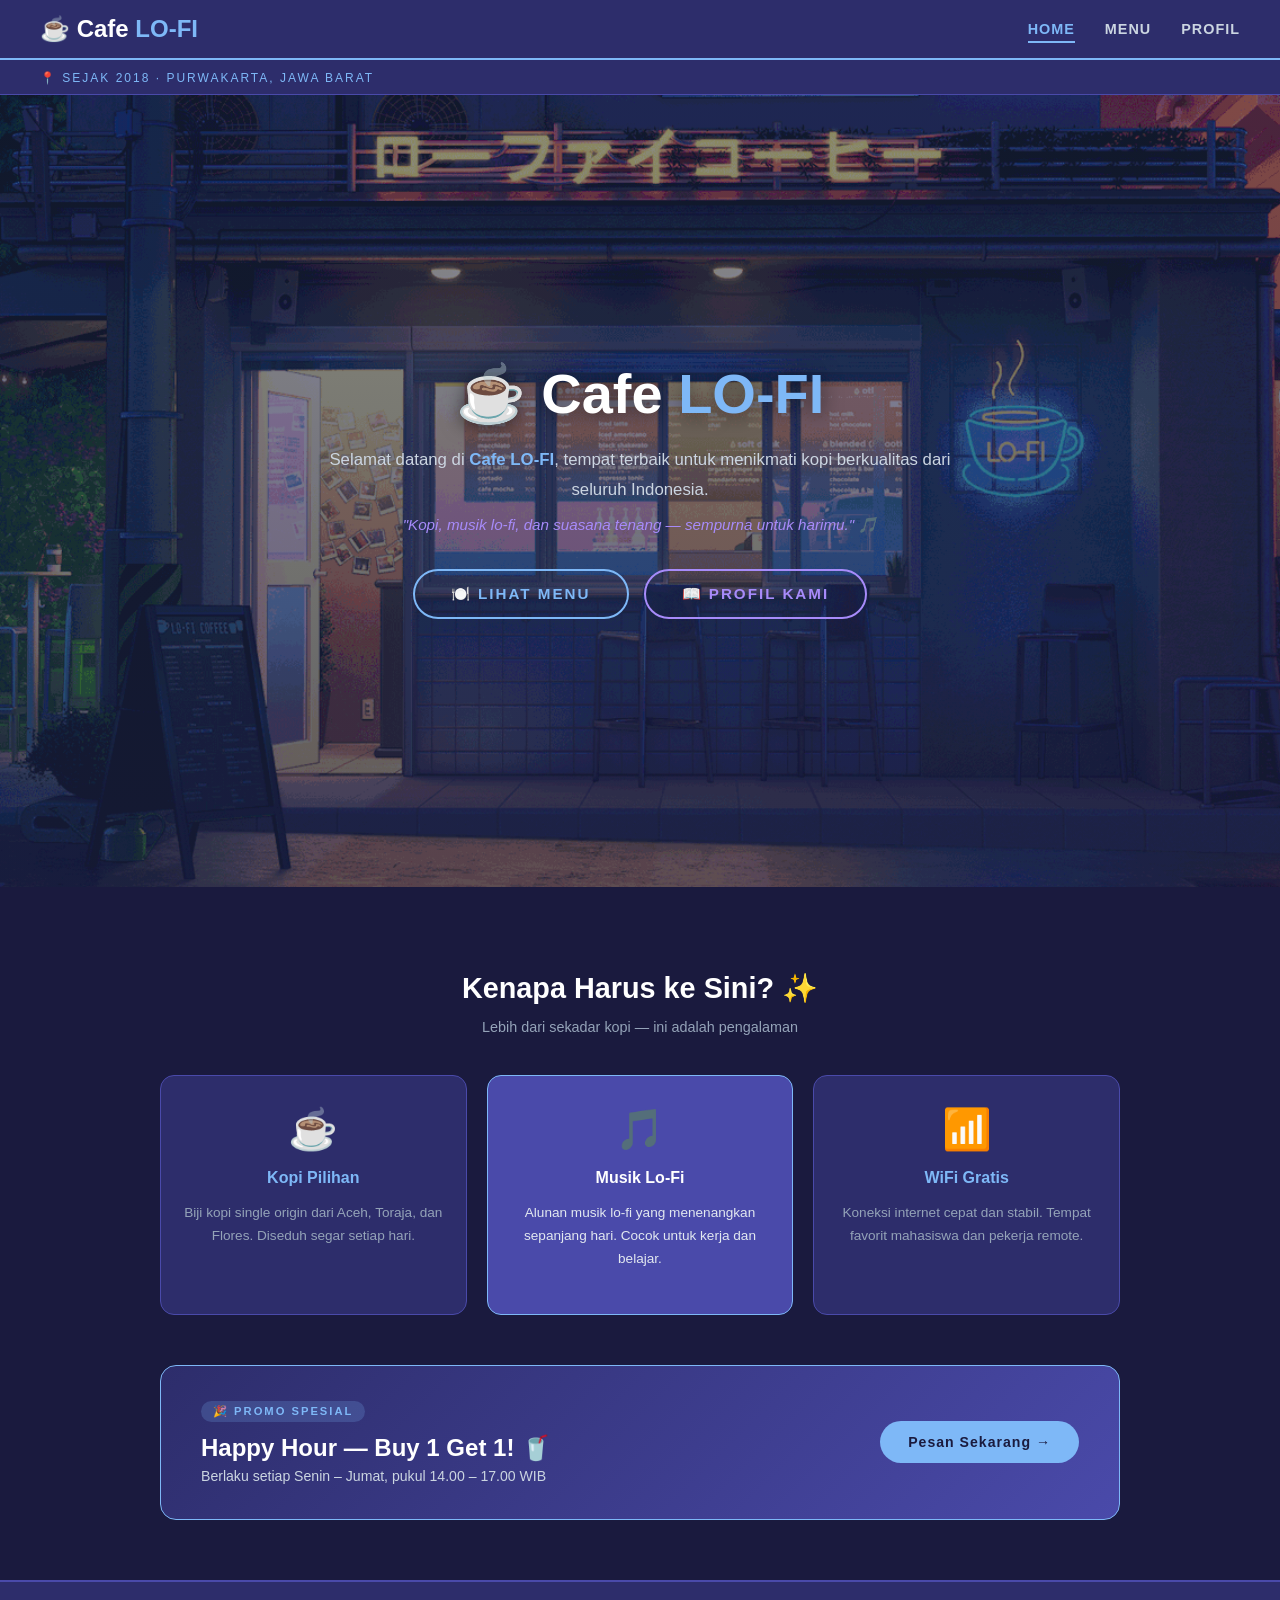
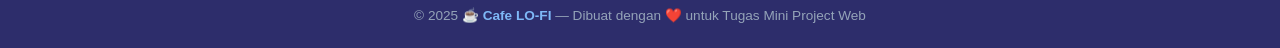
<file: index.html>
<!DOCTYPE html>
<html lang="id">

<head>
  <meta charset="UTF-8" />
  <meta name="viewport" content="width=device-width, initial-scale=1.0" />
  <title>Cafe LO-FI — Home</title>
</head>

<body style="margin:0; padding:0; font-family:'Segoe UI', Tahoma, sans-serif; background-color:#1a1a3e; color:#ffffff;">
  <nav
    style="background-color:#2d2d6b; padding:15px 40px; display:flex; justify-content:space-between; align-items:center; border-bottom:2px solid #7eb8f7; position:sticky; top:0; z-index:100;">
    <a href="index.html" style="font-size:1.5rem; font-weight:bold; color:#ffffff; text-decoration:none;">
      ☕ Cafe <span style="color:#7eb8f7;">LO-FI</span>
    </a>
    <ul style="list-style:none; display:flex; gap:30px; margin:0; padding:0;">
      <li>
        <a href="index.html"
          style="color:#7eb8f7; text-decoration:none; font-weight:bold; font-size:0.9rem; letter-spacing:1px; text-transform:uppercase; border-bottom:2px solid #7eb8f7; padding-bottom:4px;">
          HOME
        </a>
      </li>
      <li>
        <a href="menu.html" onmouseover="this.style.color='#7eb8f7'; this.style.borderColor='#7eb8f7';"
          onmouseout="this.style.color='#cbd5e1'; this.style.borderColor='transparent';"
          style="color:#cbd5e1; text-decoration:none; font-weight:bold; font-size:0.9rem; letter-spacing:1px; text-transform:uppercase; border-bottom:2px solid transparent; padding-bottom:4px; transition:color 0.3s;">
          MENU
        </a>
      </li>
      <li>
        <a href="profil.html" onmouseover="this.style.color='#7eb8f7'; this.style.borderColor='#7eb8f7';"
          onmouseout="this.style.color='#cbd5e1'; this.style.borderColor='transparent';"
          style="color:#cbd5e1; text-decoration:none; font-weight:bold; font-size:0.9rem; letter-spacing:1px; text-transform:uppercase; border-bottom:2px solid transparent; padding-bottom:4px; transition:color 0.3s;">
          PROFIL
        </a>
      </li>
    </ul>
  </nav>
  <div style="background-color:#2d2d6b; padding:8px 40px; border-bottom:1px solid #4a4aaa;">
    <span style="font-size:0.75rem; letter-spacing:2px; color:#7eb8f7; text-transform:uppercase;">
      📍 Sejak 2018 · Purwakarta, Jawa Barat
    </span>
  </div>
  <div
    style="position:relative; min-height:88vh; display:flex; align-items:center; justify-content:center; overflow:hidden;">
    <img src="download.gif" alt="Background Cafe Lo-Fi"
      style="position:absolute; top:0; left:0; width:100%; height:100%; object-fit:cover;" />
    <div
      style="position:absolute; top:0; left:0; width:100%; height:100%; background:linear-gradient(180deg, rgba(26,26,62,0.5) 0%, rgba(26,26,62,0.7) 100%);">
    </div>
    <div style="position:relative; text-align:center; padding:40px 20px; max-width:650px;">
      <h1
        style="font-size:3.5rem; font-weight:900; color:#ffffff; margin:0 0 20px 0; text-shadow:0 2px 20px rgba(0,0,0,0.6); line-height:1.1;">
        ☕ Cafe <span style="color:#7eb8f7;">LO-FI</span>
      </h1>
      <p style="font-size:1.05rem; color:#cbd5e1; line-height:1.8; margin:0 0 10px 0;">
        Selamat datang di <span style="color:#7eb8f7; font-weight:bold;">Cafe LO-FI</span>,
        tempat terbaik untuk menikmati kopi berkualitas dari seluruh Indonesia.
      </p>
      <p style="font-size:0.95rem; color:#a78bfa; font-style:italic; margin:0 0 35px 0;">
        "Kopi, musik lo-fi, dan suasana tenang — sempurna untuk harimu." 🎵
      </p>
      <div style="display:flex; gap:15px; justify-content:center; flex-wrap:wrap;">
        <a href="menu.html"
          onmouseover="this.style.background='#7eb8f7'; this.style.color='#1a1a3e'; this.style.transform='translateY(-3px)';"
          onmouseout="this.style.background='transparent'; this.style.color='#7eb8f7'; this.style.transform='translateY(0)';"
          style="display:inline-block; padding:14px 36px; background:transparent; color:#7eb8f7; font-size:0.95rem; font-weight:bold; letter-spacing:2px; text-transform:uppercase; text-decoration:none; border:2px solid #7eb8f7; border-radius:40px; transition:all 0.3s ease;">
          🍽️ Lihat Menu
        </a>
        <a href="profil.html"
          onmouseover="this.style.background='#a78bfa'; this.style.color='#1a1a3e'; this.style.transform='translateY(-3px)';"
          onmouseout="this.style.background='transparent'; this.style.color='#a78bfa'; this.style.transform='translateY(0)';"
          style="display:inline-block; padding:14px 36px; background:transparent; color:#a78bfa; font-size:0.95rem; font-weight:bold; letter-spacing:2px; text-transform:uppercase; text-decoration:none; border:2px solid #a78bfa; border-radius:40px; transition:all 0.3s ease;">
          📖 Profil Kami
        </a>
      </div>
    </div>
  </div>
  <div style="max-width:960px; margin:0 auto; padding:60px 25px;">
    <h2 style="font-size:1.8rem; text-align:center; color:#ffffff; margin-bottom:8px;">
      Kenapa Harus ke Sini? ✨
    </h2>
    <p style="text-align:center; color:#94a3b8; font-size:0.9rem; margin-bottom:40px;">
      Lebih dari sekadar kopi — ini adalah pengalaman
    </p>
    <div style="display:grid; grid-template-columns:repeat(3, 1fr); gap:20px; margin-bottom:50px;">
      <div
        style="background:#2d2d6b; border-radius:14px; padding:30px 20px; text-align:center; border:1px solid #4a4aaa;">
        <div style="font-size:2.5rem; margin-bottom:12px;">☕</div>
        <h3 style="color:#7eb8f7; font-size:1rem; margin-bottom:10px;">Kopi Pilihan</h3>
        <p style="color:#94a3b8; font-size:0.85rem; line-height:1.7;">
          Biji kopi single origin dari Aceh, Toraja, dan Flores. Diseduh segar setiap hari.
        </p>
      </div>
      <div
        style="background:#4a4aaa; border-radius:14px; padding:30px 20px; text-align:center; border:1px solid #7eb8f7;">
        <div style="font-size:2.5rem; margin-bottom:12px;">🎵</div>
        <h3 style="color:#ffffff; font-size:1rem; margin-bottom:10px;">Musik Lo-Fi</h3>
        <p style="color:#e2e8f0; font-size:0.85rem; line-height:1.7;">
          Alunan musik lo-fi yang menenangkan sepanjang hari. Cocok untuk kerja dan belajar.
        </p>
      </div>
      <div
        style="background:#2d2d6b; border-radius:14px; padding:30px 20px; text-align:center; border:1px solid #4a4aaa;">
        <div style="font-size:2.5rem; margin-bottom:12px;">📶</div>
        <h3 style="color:#7eb8f7; font-size:1rem; margin-bottom:10px;">WiFi Gratis</h3>
        <p style="color:#94a3b8; font-size:0.85rem; line-height:1.7;">
          Koneksi internet cepat dan stabil. Tempat favorit mahasiswa dan pekerja remote.
        </p>
      </div>
    </div>
    <div
      style="background:linear-gradient(135deg, #2d2d6b, #4a4aaa); border-radius:16px; padding:35px 40px; display:flex; justify-content:space-between; align-items:center; border:1px solid #7eb8f7;">
      <div>
        <div
          style="display:inline-block; background:rgba(126,184,247,0.2); color:#7eb8f7; font-size:0.7rem; font-weight:bold; letter-spacing:2px; padding:4px 12px; border-radius:20px; margin-bottom:12px; text-transform:uppercase;">
          🎉 Promo Spesial
        </div>
        <h3 style="font-size:1.5rem; color:#ffffff; margin:0 0 6px 0;">Happy Hour — Buy 1 Get 1! 🥤</h3>
        <p style="color:#cbd5e1; font-size:0.88rem; margin:0;">
          Berlaku setiap Senin – Jumat, pukul 14.00 – 17.00 WIB
        </p>
      </div>
      <a href="menu.html" onmouseover="this.style.background='#1a1a3e'; this.style.transform='scale(1.05)';"
        onmouseout="this.style.background='#7eb8f7'; this.style.transform='scale(1)';"
        style="display:inline-block; padding:13px 28px; background:#7eb8f7; color:#1a1a3e; font-weight:bold; font-size:0.88rem; text-decoration:none; border-radius:30px; transition:all 0.3s; white-space:nowrap; letter-spacing:1px;">
        Pesan Sekarang →
      </a>
    </div>
  </div>

  <footer
    style="background:#2d2d6b; text-align:center; padding:25px; color:#94a3b8; font-size:0.85rem; border-top:2px solid #4a4aaa;">
    © 2025 <span style="color:#7eb8f7; font-weight:bold;">☕ Cafe LO-FI</span>
    — Dibuat dengan ❤️ untuk Tugas Mini Project Web
  </footer>

</body>

</html>
</file>
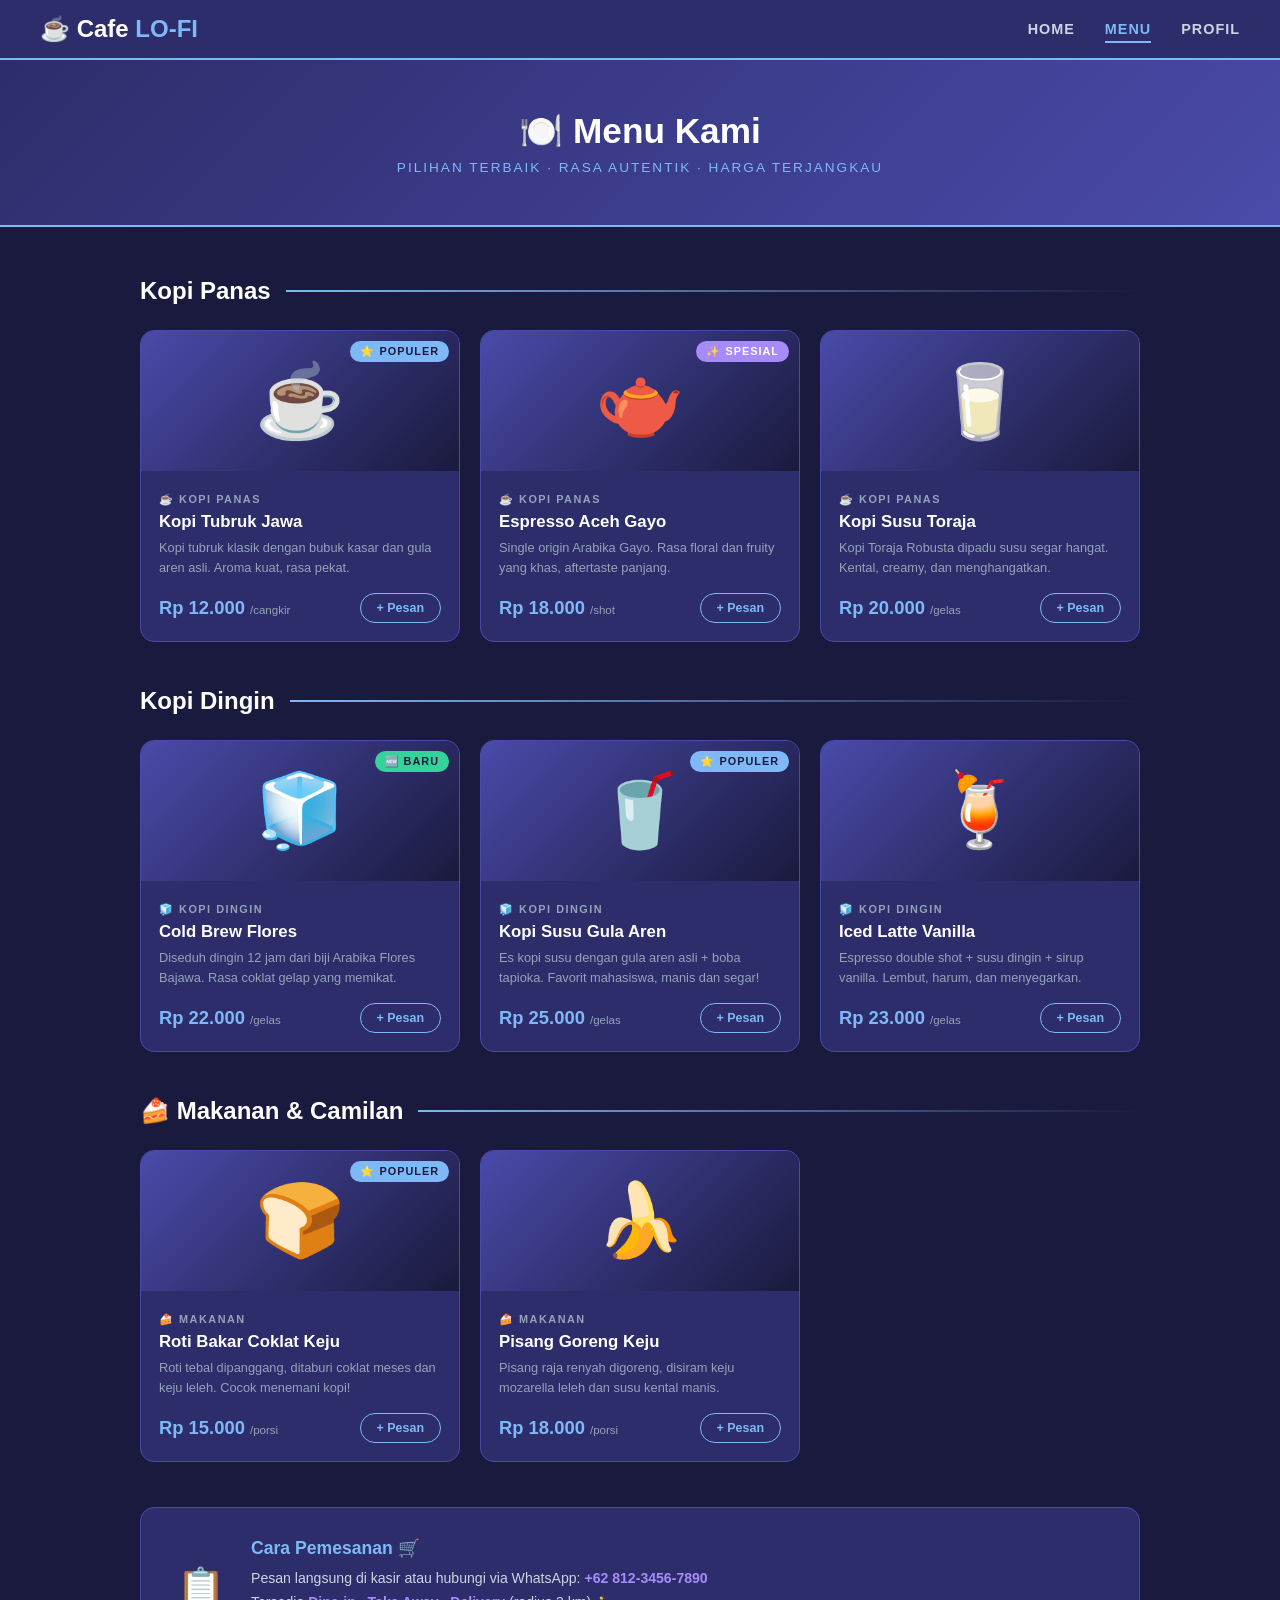
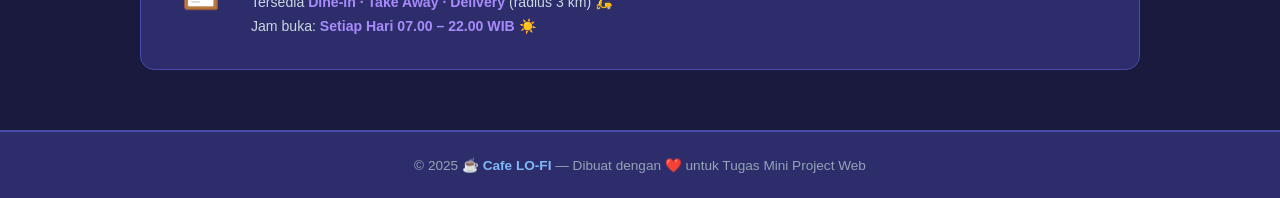
<file: menu.html>
<!DOCTYPE html>
<html lang="id">

<head>
    <meta charset="UTF-8" />
    <meta name="viewport" content="width=device-width, initial-scale=1.0" />
    <title>Cafe LO-FI — Menu</title>
    <style>
        :root {
            --biru-tua: #1a1a3e;
            --biru-sedang: #2d2d6b;
            --biru-muda: #4a4aaa;
            --aksen: #7eb8f7;
            --aksen2: #a78bfa;
            --putih: #ffffff;
            --abu-muda: #cbd5e1;
            --abu-gelap: #94a3b8;
            --hijau: #34d399;
            --kuning: #fbbf24;
        }

        * {
            margin: 0;
            padding: 0;
            box-sizing: border-box;
        }

        body {
            font-family: 'Segoe UI', Tahoma, sans-serif;
            background-color: var(--biru-tua);
            color: var(--putih);
        }

        nav {
            background-color: var(--biru-sedang);
            padding: 15px 40px;
            display: flex;
            justify-content: space-between;
            align-items: center;
            border-bottom: 2px solid var(--aksen);
            position: sticky;
            top: 0;
            z-index: 100;
        }

        .nav-brand {
            font-size: 1.5rem;
            font-weight: bold;
            color: var(--putih);
            text-decoration: none;
        }

        .nav-brand span {
            color: var(--aksen);
        }

        .nav-links {
            list-style: none;
            display: flex;
            gap: 30px;
        }

        .nav-links a {
            color: var(--abu-muda);
            text-decoration: none;
            font-weight: bold;
            font-size: 0.9rem;
            letter-spacing: 1px;
            text-transform: uppercase;
            padding-bottom: 4px;
            border-bottom: 2px solid transparent;
            transition: color 0.3s, border-color 0.3s;
        }

        .nav-links a:hover,
        .nav-links a.aktif {
            color: var(--aksen);
            border-color: var(--aksen);
        }

        .page-header {
            background: linear-gradient(135deg, var(--biru-sedang), var(--biru-muda));
            text-align: center;
            padding: 50px 20px;
            border-bottom: 2px solid var(--aksen);
        }

        .page-header h1 {
            font-size: 2.2rem;
            margin-bottom: 8px;
        }

        .page-header p {
            color: var(--aksen);
            font-size: 0.85rem;
            letter-spacing: 2px;
            text-transform: uppercase;
        }

        .menu-main {
            max-width: 1050px;
            margin: 50px auto;
            padding: 0 25px;
        }

        .seksi-judul {
            display: flex;
            align-items: center;
            gap: 15px;
            margin-bottom: 25px;
        }

        .seksi-judul h2 {
            font-size: 1.5rem;
            white-space: nowrap;
            color: var(--putih);
        }

        .garis-judul {
            flex: 1;
            height: 2px;
            background: linear-gradient(to right, var(--aksen), transparent);
        }

        .menu-grid {
            display: grid;
            grid-template-columns: repeat(3, 1fr);
            gap: 20px;
            margin-bottom: 45px;
        }

        .kartu-menu {
            background: var(--biru-sedang);
            border-radius: 14px;
            overflow: hidden;
            border: 1px solid var(--biru-muda);
            position: relative;
            transition: transform 0.3s, box-shadow 0.3s, border-color 0.3s;
        }

        .kartu-menu:hover {
            transform: translateY(-7px);
            box-shadow: 0 12px 30px rgba(126, 184, 247, 0.15);
            border-color: var(--aksen);
        }

        .badge {
            position: absolute;
            top: 10px;
            right: 10px;
            padding: 4px 10px;
            border-radius: 15px;
            font-size: 0.68rem;
            font-weight: bold;
            letter-spacing: 1px;
            text-transform: uppercase;
            z-index: 2;
        }

        .badge-populer {
            background: var(--aksen);
            color: var(--biru-tua);
        }

        .badge-baru {
            background: var(--hijau);
            color: var(--biru-tua);
        }

        .badge-spesial {
            background: var(--aksen2);
            color: var(--putih);
        }

        .kartu-gambar {
            background: linear-gradient(135deg, var(--biru-muda), var(--biru-tua));
            height: 140px;
            display: flex;
            align-items: center;
            justify-content: center;
            font-size: 4.5rem;
            transition: transform 0.4s ease;
        }

        .kartu-menu:hover .kartu-gambar {
            transform: scale(1.08);
        }

        .kartu-gambar img {
            width: 100%;
            height: 100%;
            object-fit: cover;
            transition: transform 0.4s;
        }

        .kartu-menu:hover .kartu-gambar img {
            transform: scale(1.1);
        }

        .kartu-body {
            padding: 18px;
        }

        .kartu-kategori {
            display: inline-block;
            font-size: 0.68rem;
            font-weight: bold;
            letter-spacing: 1.5px;
            text-transform: uppercase;
            color: var(--abu-gelap);
            margin-bottom: 6px;
        }

        .kartu-nama {
            font-size: 1.05rem;
            font-weight: bold;
            color: var(--putih);
            margin-bottom: 6px;
        }

        .kartu-deskripsi {
            font-size: 0.8rem;
            color: var(--abu-gelap);
            line-height: 1.6;
            margin-bottom: 14px;
        }

        .kartu-footer {
            display: flex;
            justify-content: space-between;
            align-items: center;
        }

        .kartu-harga {
            font-size: 1.15rem;
            font-weight: bold;
            color: var(--aksen);
        }

        .kartu-harga span {
            font-size: 0.72rem;
            color: var(--abu-gelap);
            font-weight: normal;
        }

        .btn-pesan {
            padding: 7px 16px;
            background: transparent;
            color: var(--aksen);
            border: 1px solid var(--aksen);
            border-radius: 20px;
            font-size: 0.78rem;
            font-weight: bold;
            cursor: pointer;
            transition: background 0.3s, color 0.3s, transform 0.2s;
            font-family: 'Segoe UI', Tahoma, sans-serif;
        }

        .btn-pesan:hover {
            background: var(--aksen);
            color: var(--biru-tua);
            transform: scale(1.05);
        }

        .info-box {
            background: var(--biru-sedang);
            border-radius: 14px;
            padding: 30px 35px;
            display: flex;
            align-items: center;
            gap: 25px;
            border: 1px solid var(--biru-muda);
            margin-bottom: 20px;
        }

        .info-box-ikon {
            font-size: 2.5rem;
            flex-shrink: 0;
        }

        .info-box h3 {
            color: var(--aksen);
            font-size: 1.1rem;
            margin-bottom: 8px;
        }

        .info-box p {
            color: var(--abu-muda);
            font-size: 0.88rem;
            line-height: 1.7;
        }

        .info-box p span {
            color: var(--aksen2);
            font-weight: bold;
        }

        footer {
            background: var(--biru-sedang);
            text-align: center;
            padding: 25px;
            color: var(--abu-gelap);
            font-size: 0.85rem;
            border-top: 2px solid var(--biru-muda);
            margin-top: 60px;
        }

        footer span {
            color: var(--aksen);
            font-weight: bold;
        }

        @keyframes fadeInUp {
            from {
                opacity: 0;
                transform: translateY(20px);
            }

            to {
                opacity: 1;
                transform: translateY(0);
            }
        }

        .kartu-menu {
            animation: fadeInUp 0.4s ease both;
        }

        .kartu-menu:nth-child(1) {
            animation-delay: 0.05s;
        }

        .kartu-menu:nth-child(2) {
            animation-delay: 0.10s;
        }

        .kartu-menu:nth-child(3) {
            animation-delay: 0.15s;
        }

        .kartu-menu:nth-child(4) {
            animation-delay: 0.20s;
        }

        .kartu-menu:nth-child(5) {
            animation-delay: 0.25s;
        }

        .kartu-menu:nth-child(6) {
            animation-delay: 0.30s;
        }

        .kartu-menu:nth-child(7) {
            animation-delay: 0.35s;
        }

        .kartu-menu:nth-child(8) {
            animation-delay: 0.40s;
        }
    </style>
</head>

<body>
    <nav>
        <a href="index.html" class="nav-brand">☕ Cafe <span>LO-FI</span></a>
        <ul class="nav-links">
            <li><a href="index.html">Home</a></li>
            <li><a href="menu.html" class="aktif">Menu</a></li>
            <li><a href="profil.html">Profil</a></li>
        </ul>
    </nav>
    <div class="page-header">
        <h1>🍽️ Menu Kami</h1>
        <p>Pilihan terbaik · Rasa autentik · Harga terjangkau</p>
    </div>
    <div class="menu-main">

        <div class="seksi-judul">
            <h2>Kopi Panas</h2>
            <div class="garis-judul"></div>
        </div>
        <div class="menu-grid">
            <div class="kartu-menu">
                <div class="badge badge-populer">⭐ Populer</div>
                <div class="kartu-gambar">☕</div>
                <div class="kartu-body">
                    <span class="kartu-kategori">☕ Kopi Panas</span>
                    <h3 class="kartu-nama">Kopi Tubruk Jawa</h3>
                    <p class="kartu-deskripsi">
                        Kopi tubruk klasik dengan bubuk kasar dan gula aren asli. Aroma kuat, rasa pekat.
                    </p>
                    <div class="kartu-footer">
                        <div class="kartu-harga">Rp 12.000 <span>/cangkir</span></div>
                        <button class="btn-pesan">+ Pesan</button>
                    </div>
                </div>
            </div>
            <div class="kartu-menu">
                <div class="badge badge-spesial">✨ Spesial</div>
                <div class="kartu-gambar">🫖</div>
                <div class="kartu-body">
                    <span class="kartu-kategori">☕ Kopi Panas</span>
                    <h3 class="kartu-nama">Espresso Aceh Gayo</h3>
                    <p class="kartu-deskripsi">
                        Single origin Arabika Gayo. Rasa floral dan fruity yang khas, aftertaste panjang.
                    </p>
                    <div class="kartu-footer">
                        <div class="kartu-harga">Rp 18.000 <span>/shot</span></div>
                        <button class="btn-pesan">+ Pesan</button>
                    </div>
                </div>
            </div>
            <div class="kartu-menu">
                <div class="kartu-gambar">🥛</div>
                <div class="kartu-body">
                    <span class="kartu-kategori">☕ Kopi Panas</span>
                    <h3 class="kartu-nama">Kopi Susu Toraja</h3>
                    <p class="kartu-deskripsi">
                        Kopi Toraja Robusta dipadu susu segar hangat. Kental, creamy, dan menghangatkan.
                    </p>
                    <div class="kartu-footer">
                        <div class="kartu-harga">Rp 20.000 <span>/gelas</span></div>
                        <button class="btn-pesan">+ Pesan</button>
                    </div>
                </div>
            </div>
        </div>
        <div class="seksi-judul">
            <h2>Kopi Dingin</h2>
            <div class="garis-judul"></div>
        </div>
        <div class="menu-grid">
            <div class="kartu-menu">
                <div class="badge badge-baru">🆕 Baru</div>
                <div class="kartu-gambar">🧊</div>
                <div class="kartu-body">
                    <span class="kartu-kategori">🧊 Kopi Dingin</span>
                    <h3 class="kartu-nama">Cold Brew Flores</h3>
                    <p class="kartu-deskripsi">
                        Diseduh dingin 12 jam dari biji Arabika Flores Bajawa. Rasa coklat gelap yang memikat.
                    </p>
                    <div class="kartu-footer">
                        <div class="kartu-harga">Rp 22.000 <span>/gelas</span></div>
                        <button class="btn-pesan">+ Pesan</button>
                    </div>
                </div>
            </div>
            <div class="kartu-menu">
                <div class="badge badge-populer">⭐ Populer</div>
                <div class="kartu-gambar">🥤</div>
                <div class="kartu-body">
                    <span class="kartu-kategori">🧊 Kopi Dingin</span>
                    <h3 class="kartu-nama">Kopi Susu Gula Aren</h3>
                    <p class="kartu-deskripsi">
                        Es kopi susu dengan gula aren asli + boba tapioka. Favorit mahasiswa, manis dan segar!
                    </p>
                    <div class="kartu-footer">
                        <div class="kartu-harga">Rp 25.000 <span>/gelas</span></div>
                        <button class="btn-pesan">+ Pesan</button>
                    </div>
                </div>
            </div>
            <div class="kartu-menu">
                <div class="kartu-gambar">🍹</div>
                <div class="kartu-body">
                    <span class="kartu-kategori">🧊 Kopi Dingin</span>
                    <h3 class="kartu-nama">Iced Latte Vanilla</h3>
                    <p class="kartu-deskripsi">
                        Espresso double shot + susu dingin + sirup vanilla. Lembut, harum, dan menyegarkan.
                    </p>
                    <div class="kartu-footer">
                        <div class="kartu-harga">Rp 23.000 <span>/gelas</span></div>
                        <button class="btn-pesan">+ Pesan</button>
                    </div>
                </div>
            </div>
        </div>
        <div class="seksi-judul">
            <h2>🍰 Makanan & Camilan</h2>
            <div class="garis-judul"></div>
        </div>
        <div class="menu-grid">
            <div class="kartu-menu">
                <div class="badge badge-populer">⭐ Populer</div>
                <div class="kartu-gambar">🍞</div>
                <div class="kartu-body">
                    <span class="kartu-kategori">🍰 Makanan</span>
                    <h3 class="kartu-nama">Roti Bakar Coklat Keju</h3>
                    <p class="kartu-deskripsi">
                        Roti tebal dipanggang, ditaburi coklat meses dan keju leleh. Cocok menemani kopi!
                    </p>
                    <div class="kartu-footer">
                        <div class="kartu-harga">Rp 15.000 <span>/porsi</span></div>
                        <button class="btn-pesan">+ Pesan</button>
                    </div>
                </div>
            </div>
            <div class="kartu-menu">
                <div class="kartu-gambar">🍌</div>
                <div class="kartu-body">
                    <span class="kartu-kategori">🍰 Makanan</span>
                    <h3 class="kartu-nama">Pisang Goreng Keju</h3>
                    <p class="kartu-deskripsi">
                        Pisang raja renyah digoreng, disiram keju mozarella leleh dan susu kental manis.
                    </p>
                    <div class="kartu-footer">
                        <div class="kartu-harga">Rp 18.000 <span>/porsi</span></div>
                        <button class="btn-pesan">+ Pesan</button>
                    </div>
                </div>
            </div>
        </div>
        <div class="info-box">
            <div class="info-box-ikon">📋</div>
            <div>
                <h3>Cara Pemesanan 🛒</h3>
                <p>
                    Pesan langsung di kasir atau hubungi via WhatsApp: <span>+62 812-3456-7890</span><br />
                    Tersedia <span>Dine-in · Take Away · Delivery</span> (radius 3 km) 🛵<br />
                    Jam buka: <span>Setiap Hari 07.00 – 22.00 WIB</span> ☀️
                </p>
            </div>
        </div>
    </div>

    <footer>
        © 2025 <span>☕ Cafe LO-FI</span> — Dibuat dengan ❤️ untuk Tugas Mini Project Web
    </footer>

</body>

</html>
</file>
